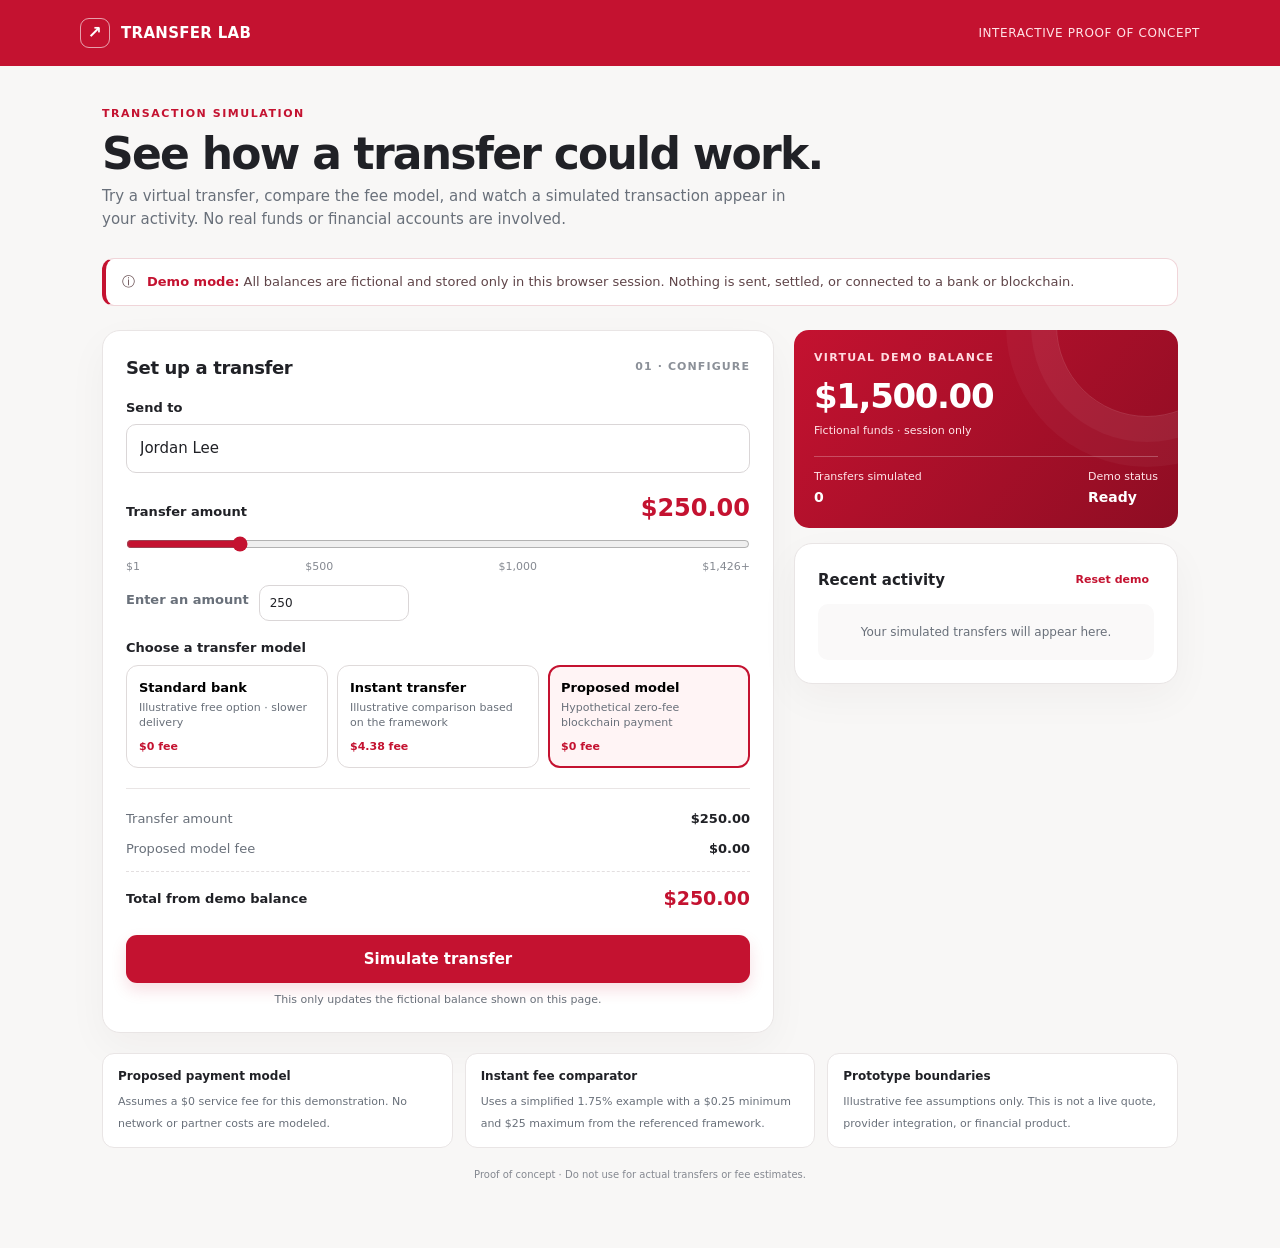
<file: index.html>
<!doctype html>
<html lang="en">
<head>
<meta charset="utf-8">
<meta name="viewport" content="width=device-width,initial-scale=1">
<meta name="theme-color" content="#c41230">
<title>Transfer Lab — Transaction Simulation</title>
<style>
:root{--red:#c41230;--deep:#990d25;--ink:#202126;--muted:#69707a;--line:#e9e5e5;--soft:#fff4f5;--bg:#f8f7f6;--green:#14764e;--green-bg:#eaf6ef;--white:#fff;--shadow:0 14px 40px #3211180a}*{box-sizing:border-box}body{margin:0;background:var(--bg);color:var(--ink);font:15px/1.5 Inter,ui-sans-serif,system-ui,-apple-system,"Segoe UI",sans-serif}button,input,select{font:inherit}button{cursor:pointer}.topbar{height:66px;background:var(--red);color:white;display:flex;align-items:center;justify-content:space-between;padding:0 max(22px,calc((100vw - 1120px)/2))}.brand{display:flex;gap:11px;align-items:center;font-weight:850;letter-spacing:.02em}.brand-mark{display:grid;place-items:center;width:30px;height:30px;border:1.5px solid #ffffff99;border-radius:9px;font-size:17px}.top-note{font-size:12px;color:#ffe4e8;letter-spacing:.05em}.shell{max-width:1120px;margin:0 auto;padding:40px 22px 56px}.intro{margin-bottom:28px}.eyebrow{color:var(--red);font-size:11px;font-weight:800;letter-spacing:.14em;text-transform:uppercase}.intro h1{margin:7px 0 8px;font-size:clamp(30px,4.5vw,44px);line-height:1.08;letter-spacing:-.04em}.intro p{margin:0;color:var(--muted);max-width:700px}.demo-banner{display:flex;gap:12px;align-items:flex-start;background:#fff;border:1px solid #f0d5d9;border-left:4px solid var(--red);border-radius:12px;padding:13px 16px;margin:22px 0 24px;color:#5f4448;font-size:13px}.demo-banner b{color:var(--red)}.layout{display:grid;grid-template-columns:minmax(0,1.4fr) minmax(300px,.8fr);gap:20px;align-items:start}.card{background:var(--white);border:1px solid var(--line);border-radius:18px;box-shadow:var(--shadow);padding:23px}.card-head{display:flex;align-items:center;justify-content:space-between;gap:14px;margin-bottom:17px}.card-head h2{font-size:18px;letter-spacing:-.02em;margin:0}.step{color:#8b9098;font-size:11px;font-weight:800;letter-spacing:.1em;text-transform:uppercase}.field{margin-top:17px}.field label,.field-label{display:block;font-weight:750;font-size:13px;margin-bottom:7px}.select,input[type=text],input[type=number]{width:100%;border:1px solid #dad6d7;background:#fff;border-radius:10px;padding:12px 13px;color:var(--ink);outline:none}.select:focus,input:focus{border-color:var(--red);box-shadow:0 0 0 3px #c4123017}.amount-head{display:flex;justify-content:space-between;align-items:baseline}.amount-output{font-weight:850;font-size:24px;color:var(--red);font-variant-numeric:tabular-nums}.range{width:100%;accent-color:var(--red);margin:8px 0 0}.range-ticks{display:flex;justify-content:space-between;color:#858991;font-size:11px}.amount-entry{display:flex;align-items:center;gap:10px;margin-top:10px;color:var(--muted);font-size:12px}.amount-entry input{width:150px;padding:8px 10px}.method-grid{display:grid;grid-template-columns:repeat(3,1fr);gap:9px}.method{background:white;text-align:left;border:1px solid #dfdada;border-radius:12px;padding:12px;min-height:96px;transition:.15s}.method:hover{border-color:#db8595}.method[aria-pressed=true]{border:2px solid var(--red);background:var(--soft);padding:11px}.method strong{display:block;font-size:13px}.method span{display:block;color:var(--muted);font-size:11px;margin-top:4px;line-height:1.35}.method em{display:block;font-style:normal;font-size:11px;font-weight:800;color:var(--red);margin-top:8px}.summary{margin-top:20px;border-top:1px solid var(--line);padding-top:15px}.summary-row{display:flex;justify-content:space-between;align-items:center;padding:5px 0;color:var(--muted);font-size:13px}.summary-row strong{color:var(--ink);font-variant-numeric:tabular-nums}.summary-row.total{border-top:1px dashed #e3dfe0;margin-top:8px;padding-top:12px;color:var(--ink);font-weight:750}.summary-row.total strong{font-size:19px;color:var(--red)}.primary{width:100%;border:0;background:var(--red);color:white;border-radius:11px;padding:13px 16px;font-weight:800;margin-top:17px;box-shadow:0 7px 16px #c4123022}.primary:hover{background:var(--deep)}.primary:disabled{opacity:.45;cursor:not-allowed}.helper{font-size:11px;color:var(--muted);margin:9px 0 0;text-align:center}.wallet{padding:20px;background:linear-gradient(130deg,#c41230,#8e0d23);color:white;border-radius:15px;position:relative;overflow:hidden}.wallet:after{content:"";position:absolute;width:180px;height:180px;border-radius:50%;border:1px solid #ffffff24;right:-60px;top:-95px;box-shadow:0 0 0 25px #ffffff0b,0 0 0 50px #ffffff09}.wallet-label{font-size:11px;color:#ffdae0;letter-spacing:.12em;text-transform:uppercase;font-weight:800}.wallet-balance{font-size:34px;font-weight:850;letter-spacing:-.04em;margin:5px 0 1px;font-variant-numeric:tabular-nums}.wallet-caption{font-size:11px;color:#ffe4e8}.wallet-meta{display:flex;justify-content:space-between;border-top:1px solid #ffffff40;margin-top:16px;padding-top:12px;font-size:11px;color:#ffe4e8}.wallet-meta strong{display:block;color:#fff;font-size:14px;margin-top:2px}.side-card{margin-top:15px}.side-title{display:flex;justify-content:space-between;align-items:center;margin-bottom:10px}.side-title h2{font-size:15px;margin:0}.reset{border:0;background:transparent;color:var(--red);font-size:11px;font-weight:800;padding:5px}.activity{display:flex;flex-direction:column;gap:10px}.empty{padding:19px 11px;text-align:center;color:var(--muted);font-size:12px;background:#faf9f9;border-radius:10px}.tx{display:grid;grid-template-columns:35px 1fr auto;align-items:center;gap:10px;border-bottom:1px solid #f0eded;padding:8px 0}.tx:last-child{border-bottom:0}.tx-icon{width:34px;height:34px;display:grid;place-items:center;border-radius:10px;background:var(--green-bg);color:var(--green);font-weight:900}.tx-title{font-size:12px;font-weight:800}.tx-meta{font-size:10px;color:var(--muted)}.tx-value{text-align:right;font-size:12px;font-weight:800}.tx-fee{color:var(--muted);font-size:10px;font-weight:500}.pill{display:inline-block;background:var(--green-bg);color:var(--green);padding:3px 8px;border-radius:999px;font-size:10px;font-weight:850;letter-spacing:.04em}.model-strip{margin-top:20px;display:grid;grid-template-columns:1fr 1fr 1fr;gap:12px}.model-note{border:1px solid var(--line);background:white;border-radius:12px;padding:13px 15px}.model-note b{display:block;font-size:12px;margin-bottom:4px}.model-note span{font-size:11px;color:var(--muted)}.toast{position:fixed;right:20px;bottom:20px;background:#222;color:#fff;padding:12px 16px;border-radius:11px;box-shadow:var(--shadow);font-size:13px;opacity:0;transform:translateY(8px);pointer-events:none;transition:.2s}.toast.show{opacity:1;transform:translateY(0)}.fineprint{font-size:10px;color:#858991;margin-top:19px;text-align:center}@media(max-width:780px){.shell{padding-top:29px}.layout{grid-template-columns:1fr}.method-grid{grid-template-columns:1fr}.method{min-height:0;display:grid;grid-template-columns:1fr auto;align-items:center;column-gap:12px}.method span{grid-column:1}.method em{grid-column:2;grid-row:1/3;align-self:center;margin:0}.model-strip{grid-template-columns:1fr}.top-note{display:none}}@media(min-width:781px) and (max-width:960px){.method-grid{grid-template-columns:1fr}.method{min-height:0}.method span{max-width:300px}}
</style>
</head>
<body>
<header class="topbar"><div class="brand"><span class="brand-mark">↗</span>TRANSFER LAB</div><div class="top-note">INTERACTIVE PROOF OF CONCEPT</div></header>
<main class="shell">
<section class="intro"><div class="eyebrow">Transaction simulation</div><h1>See how a transfer could work.</h1><p>Try a virtual transfer, compare the fee model, and watch a simulated transaction appear in your activity. No real funds or financial accounts are involved.</p></section>
<div class="demo-banner"><span aria-hidden="true">ⓘ</span><div><b>Demo mode:</b> All balances are fictional and stored only in this browser session. Nothing is sent, settled, or connected to a bank or blockchain.</div></div>
<div class="layout">
<section class="card" aria-labelledby="sim-title">
<div class="card-head"><h2 id="sim-title">Set up a transfer</h2><span class="step">01 · Configure</span></div>
<div class="field"><label for="recipient">Send to</label><input id="recipient" type="text" value="Jordan Lee" maxlength="40" autocomplete="off" placeholder="Recipient name"></div>
<div class="field"><div class="amount-head"><label for="amountRange">Transfer amount</label><output class="amount-output" id="amountOutput">$250.00</output></div><input class="range" id="amountRange" type="range" min="1" max="1426" step="1" value="250"><div class="range-ticks"><span>$1</span><span>$500</span><span>$1,000</span><span>$1,426+</span></div><div class="amount-entry"><label for="amountInput">Enter an amount</label><input id="amountInput" type="number" min="1" max="1426" step="1" value="250" inputmode="decimal"></div></div>
<div class="field"><span class="field-label">Choose a transfer model</span><div class="method-grid" role="group" aria-label="Transfer model">
<button class="method" data-method="standard" aria-pressed="false"><strong>Standard bank</strong><span>Illustrative free option · slower delivery</span><em>$0 fee</em></button>
<button class="method" data-method="instant" aria-pressed="false"><strong>Instant transfer</strong><span>Illustrative comparison based on the framework</span><em id="instantOptionFee">$4.38 fee</em></button>
<button class="method" data-method="model" aria-pressed="true"><strong>Proposed model</strong><span>Hypothetical zero-fee blockchain payment</span><em>$0 fee</em></button>
</div></div>
<div class="summary" aria-live="polite"><div class="summary-row"><span>Transfer amount</span><strong id="summaryAmount">$250.00</strong></div><div class="summary-row"><span id="feeLabel">Proposed model fee</span><strong id="feeAmount">$0.00</strong></div><div class="summary-row total"><span>Total from demo balance</span><strong id="summaryTotal">$250.00</strong></div></div>
<button class="primary" id="simulateButton">Simulate transfer</button><p class="helper">This only updates the fictional balance shown on this page.</p>
</section>
<aside>
<section class="wallet" aria-label="Demo wallet balance"><div class="wallet-label">Virtual demo balance</div><div class="wallet-balance" id="walletBalance">$1,500.00</div><div class="wallet-caption">Fictional funds · session only</div><div class="wallet-meta"><div>Transfers simulated<strong id="transferCount">0</strong></div><div>Demo status<strong>Ready</strong></div></div></section>
<section class="card side-card"><div class="side-title"><h2>Recent activity</h2><button class="reset" id="resetButton">Reset demo</button></div><div class="activity" id="activity"><div class="empty">Your simulated transfers will appear here.</div></div></section>
</aside>
</div>
<section class="model-strip" aria-label="Model assumptions"><div class="model-note"><b>Proposed payment model</b><span>Assumes a $0 service fee for this demonstration. No network or partner costs are modeled.</span></div><div class="model-note"><b>Instant fee comparator</b><span>Uses a simplified 1.75% example with a $0.25 minimum and $25 maximum from the referenced framework.</span></div><div class="model-note"><b>Prototype boundaries</b><span>Illustrative fee assumptions only. This is not a live quote, provider integration, or financial product.</span></div></section>
<p class="fineprint">Proof of concept · Do not use for actual transfers or fee estimates.</p>
</main><div class="toast" id="toast" role="status" aria-live="polite"></div>
<script>
(()=>{
const START_BALANCE=1500,MAX_AMOUNT=1426;let balance=START_BALANCE,selected='model',transactions=[];
const $=id=>document.getElementById(id),range=$('amountRange'),amountInput=$('amountInput'),recipient=$('recipient'),buttons=[...document.querySelectorAll('.method')];
const money=n=>new Intl.NumberFormat('en-US',{style:'currency',currency:'USD'}).format(n);
function feeFor(method,amount){if(method==='instant')return Math.min(25,Math.max(.25,Math.round(amount*.0175*100)/100));return 0}
function currentAmount(){let n=Number(range.value);return Math.max(1,Math.min(MAX_AMOUNT,Number.isFinite(n)?n:1))}
function render(){const amount=currentAmount(),fee=feeFor(selected,amount);$('amountOutput').textContent=money(amount);amountInput.value=amount;$('summaryAmount').textContent=money(amount);$('feeAmount').textContent=money(fee);$('summaryTotal').textContent=money(amount+fee);$('feeLabel').textContent=selected==='model'?'Proposed model fee':selected==='standard'?'Standard transfer fee':'Illustrative instant fee';$('instantOptionFee').textContent=money(feeFor('instant',amount))+' fee';buttons.forEach(b=>b.setAttribute('aria-pressed',String(b.dataset.method===selected)));$('walletBalance').textContent=money(balance);$('transferCount').textContent=transactions.length;$('simulateButton').disabled=amount+fee>balance}
range.addEventListener('input',render);amountInput.addEventListener('input',()=>{const n=Number(amountInput.value);if(amountInput.value!==''&&Number.isFinite(n)){range.value=Math.max(1,Math.min(MAX_AMOUNT,Math.round(n)));render()}});amountInput.addEventListener('change',()=>{let n=Number(amountInput.value);if(!Number.isFinite(n)||n<1)n=1;n=Math.min(MAX_AMOUNT,Math.round(n));range.value=n;amountInput.value=n;render()});buttons.forEach(b=>b.addEventListener('click',()=>{selected=b.dataset.method;render()}));
function announce(msg){const toast=$('toast');toast.textContent=msg;toast.classList.add('show');clearTimeout(announce.timer);announce.timer=setTimeout(()=>toast.classList.remove('show'),2600)}
$('simulateButton').addEventListener('click',()=>{const amount=currentAmount(),fee=feeFor(selected,amount),total=amount+fee,name=recipient.value.trim()||'Recipient';if(total>balance){announce('Not enough virtual balance for this demo transfer.');return}balance=Math.round((balance-total)*100)/100;const methodLabel={model:'Proposed model',instant:'Instant transfer',standard:'Standard bank'}[selected],tx={name,amount,fee,total,method:methodLabel,time:new Date()};transactions.unshift(tx);renderActivity();render();announce('Transfer simulated. No funds were moved.')});
function renderActivity(){const box=$('activity');if(!transactions.length){box.innerHTML='<div class="empty">Your simulated transfers will appear here.</div>';return}box.innerHTML=transactions.slice(0,5).map(tx=>`<div class="tx"><div class="tx-icon">✓</div><div><div class="tx-title">To ${escapeHtml(tx.name)}</div><div class="tx-meta">${tx.method} · ${tx.time.toLocaleTimeString([], {hour:'numeric',minute:'2-digit'})} <span class="pill">SIMULATED</span></div></div><div class="tx-value">−${money(tx.total)}<div class="tx-fee">fee ${money(tx.fee)}</div></div></div>`).join('')}
function escapeHtml(s){return s.replace(/[&<>"']/g,c=>({'&':'&amp;','<':'&lt;','>':'&gt;','"':'&quot;',"'":'&#39;'}[c]))}
$('resetButton').addEventListener('click',()=>{balance=START_BALANCE;transactions=[];selected='model';range.value=250;recipient.value='Jordan Lee';renderActivity();render();announce('Demo reset to its starting state.')});render();
})();
</script>
</body>
</html>
</file>
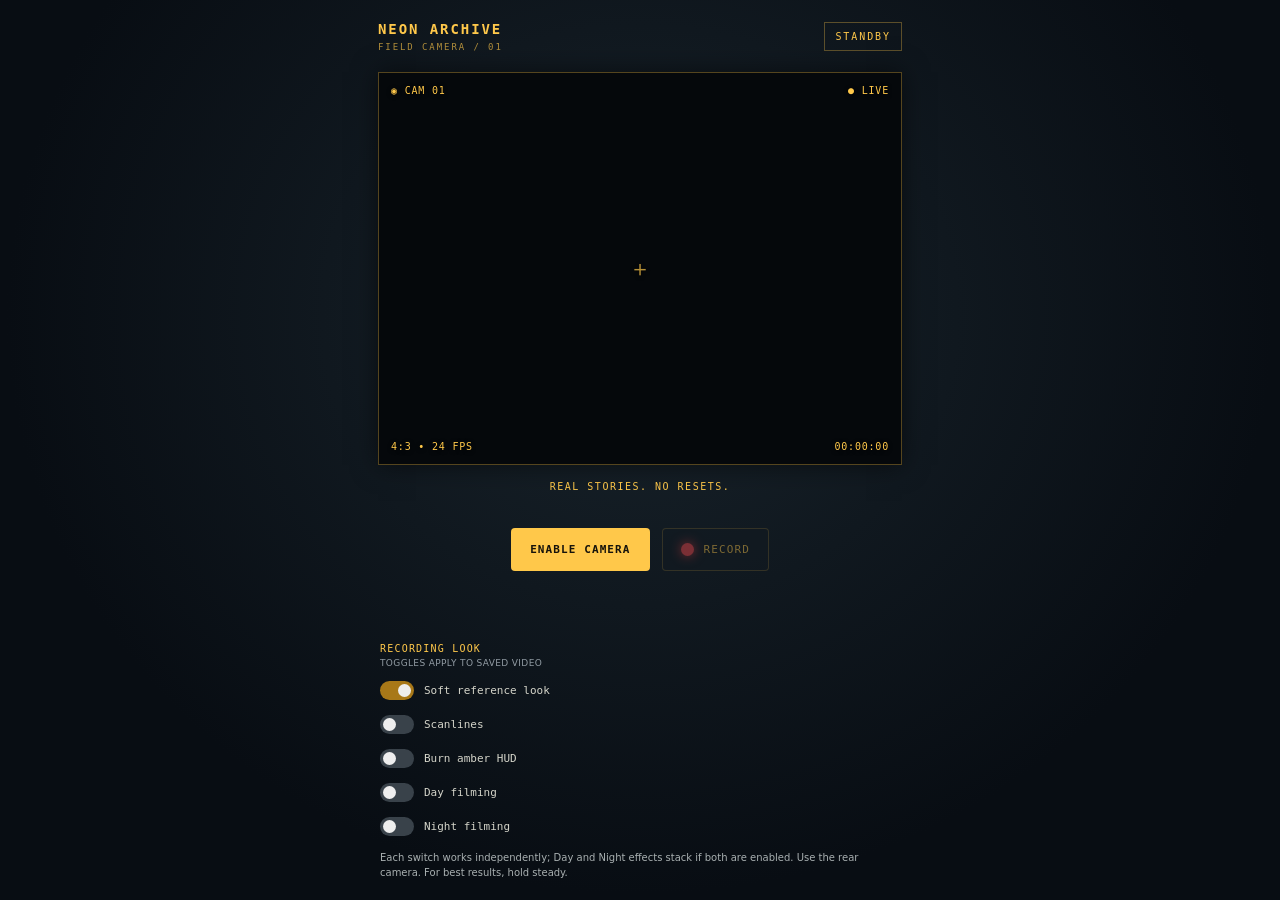
<file: neon-archive-camera/index.html>
<!doctype html>
<html lang="en">
<head>
<meta charset="utf-8"><meta name="viewport" content="width=device-width,initial-scale=1,viewport-fit=cover">
<meta name="theme-color" content="#080d13"><meta name="apple-mobile-web-app-capable" content="yes"><meta name="apple-mobile-web-app-status-bar-style" content="black-translucent"><meta name="apple-mobile-web-app-title" content="Neon Archive">
<link rel="apple-touch-icon" sizes="180x180" href="apple-touch-icon.png?v=2"><link rel="manifest" href="manifest.webmanifest"><link rel="icon" href="icon.svg" type="image/svg+xml">
<title>Neon Archive Camera</title><link rel="stylesheet" href="style.css">
</head>
<body>
<main class="app">
  <header><div><b>NEON ARCHIVE</b><small>FIELD CAMERA / 01</small></div><span id="status">STANDBY</span></header>
  <section class="viewfinder" aria-label="Camera viewfinder">
    <video id="camera" autoplay muted playsinline></video><canvas id="render"></canvas>
    <div class="hud"><div class="hudtop"><span>◉ CAM 01</span><span id="recmark">● LIVE</span></div><div class="crosshair">＋</div><div class="hudbottom"><span>4:3 • 24 FPS</span><span id="clock">00:00:00</span></div></div>
  </section>
  <div class="message" id="message">REAL STORIES. NO RESETS.</div>
  <div class="controls">
    <button class="start" id="start">ENABLE CAMERA</button>
    <button class="record" id="record" disabled><i></i><span>RECORD</span></button>
    <button class="save" id="save" hidden>EXPORT VIDEO</button>
  </div>
  <section class="clip-export" id="clipExport" hidden><video class="playback" id="playback" controls playsinline></video><p>Use the iOS share sheet to choose Save Video or Save to Files. If sharing is unavailable, tap Open Video.</p><button class="open-video" id="openVideo" type="button">OPEN VIDEO</button></section>
  <footer>
    <div class="settings-title">RECORDING LOOK <span>TOGGLES APPLY TO SAVED VIDEO</span></div>
    <div class="switches">
      <label class="switchrow"><input type="checkbox" id="softLook" checked><span class="switch"></span><span>Soft reference look</span></label>
      <label class="switchrow"><input type="checkbox" id="scanlines"><span class="switch"></span><span>Scanlines</span></label>
      <label class="switchrow"><input type="checkbox" id="burnHud"><span class="switch"></span><span>Burn amber HUD</span></label>
      <label class="switchrow"><input type="checkbox" id="dayMode"><span class="switch"></span><span>Day filming</span></label>
      <label class="switchrow"><input type="checkbox" id="nightMode"><span class="switch"></span><span>Night filming</span></label>
    </div>
    <p>Each switch works independently; Day and Night effects stack if both are enabled. Use the rear camera. For best results, hold steady.</p>
  </footer>
</main>
<script src="app.js"></script>
</body></html>
</file>
<file: neon-archive-camera/style.css>
:root{color-scheme:dark;--amber:#ffc84a;--bg:#080d13;--line:rgba(255,200,74,.32)}*{box-sizing:border-box}body{margin:0;background:radial-gradient(ellipse at 50% 35%,#18232b 0%,var(--bg) 70%);color:#f5f1df;font-family:ui-monospace,SFMono-Regular,Menlo,monospace;min-height:100dvh}.app{width:min(100%,560px);min-height:100dvh;margin:auto;padding:env(safe-area-inset-top) 18px env(safe-area-inset-bottom);display:flex;flex-direction:column}header{height:72px;display:flex;align-items:center;justify-content:space-between;color:var(--amber);letter-spacing:.12em}header b{display:block;font-size:14px}header small{display:block;font-size:9px;margin-top:5px;opacity:.68}#status{font-size:10px;border:1px solid var(--line);padding:8px 10px}.viewfinder{position:relative;width:100%;aspect-ratio:4/3;background:#05080b;overflow:hidden;border:1px solid var(--line);box-shadow:0 0 24px #0008}.viewfinder video,.viewfinder canvas{position:absolute;width:100%;height:100%;inset:0;object-fit:cover}.viewfinder video{display:none}#clipExport[hidden]{display:none}#clipExport:not([hidden]){display:block;margin:0 0 12px;padding:12px;background:#0b1118;border:1px solid var(--line)}.playback{display:block;width:100%;max-height:260px;background:#000;object-fit:contain}.clip-export p{font:11px/1.45 system-ui,sans-serif;color:#c6c8c4}.open-video{padding:10px 14px}.hud{position:absolute;inset:0;display:flex;flex-direction:column;justify-content:space-between;padding:12px;color:var(--amber);text-shadow:0 1px 4px #000;font-size:10px;letter-spacing:.08em;pointer-events:none}.hudtop,.hudbottom{display:flex;justify-content:space-between}.crosshair{position:absolute;left:50%;top:50%;transform:translate(-50%,-50%);font-size:22px;font-weight:200;opacity:.7}.message{text-align:center;color:var(--amber);font-size:10px;letter-spacing:.15em;padding:16px 0}.controls{display:flex;align-items:center;justify-content:center;gap:12px;min-height:82px}button{font:inherit;color:var(--amber);background:#111920;border:1px solid var(--line);border-radius:4px;padding:14px 18px;letter-spacing:.1em;font-size:11px}button:disabled{opacity:.45}.record{display:flex;gap:10px;align-items:center}.record i{width:13px;height:13px;border-radius:50%;background:#fa494e;box-shadow:0 0 12px #f44}.record.active i{border-radius:3px}.start{background:var(--amber);color:#16130b;font-weight:bold}.save{background:var(--amber);color:#16130b;font-weight:bold}footer{margin-top:auto;padding:12px 2px max(20px,env(safe-area-inset-bottom));font-size:11px;color:#d5d5ca}.settings-title{font-size:10px;color:var(--amber);letter-spacing:.12em;margin:0 0 10px}.settings-title span{display:block;font:9px system-ui,sans-serif;color:#929ca4;letter-spacing:.04em;margin-top:4px}.switches{display:grid;gap:10px}.switchrow{display:flex;align-items:center;gap:10px;min-height:24px}.switchrow input{position:absolute;opacity:0}.switch{flex:none;width:34px;height:19px;border-radius:20px;background:#39424a;position:relative}.switch:after{content:"";position:absolute;width:13px;height:13px;border-radius:50%;background:#eee;left:3px;top:3px;transition:.2s}.switchrow input:checked+.switch{background:#a87818}.switchrow input:checked+.switch:after{left:18px}.switchrow input:focus-visible+.switch{outline:2px solid #fff;outline-offset:2px}.switchrow input:disabled+.switch{opacity:.55}.switchrow input:disabled~span:last-child{opacity:.55}footer p{font:10px/1.5 system-ui,sans-serif;color:#a9b0b1;margin:12px 0 0}
</file>
